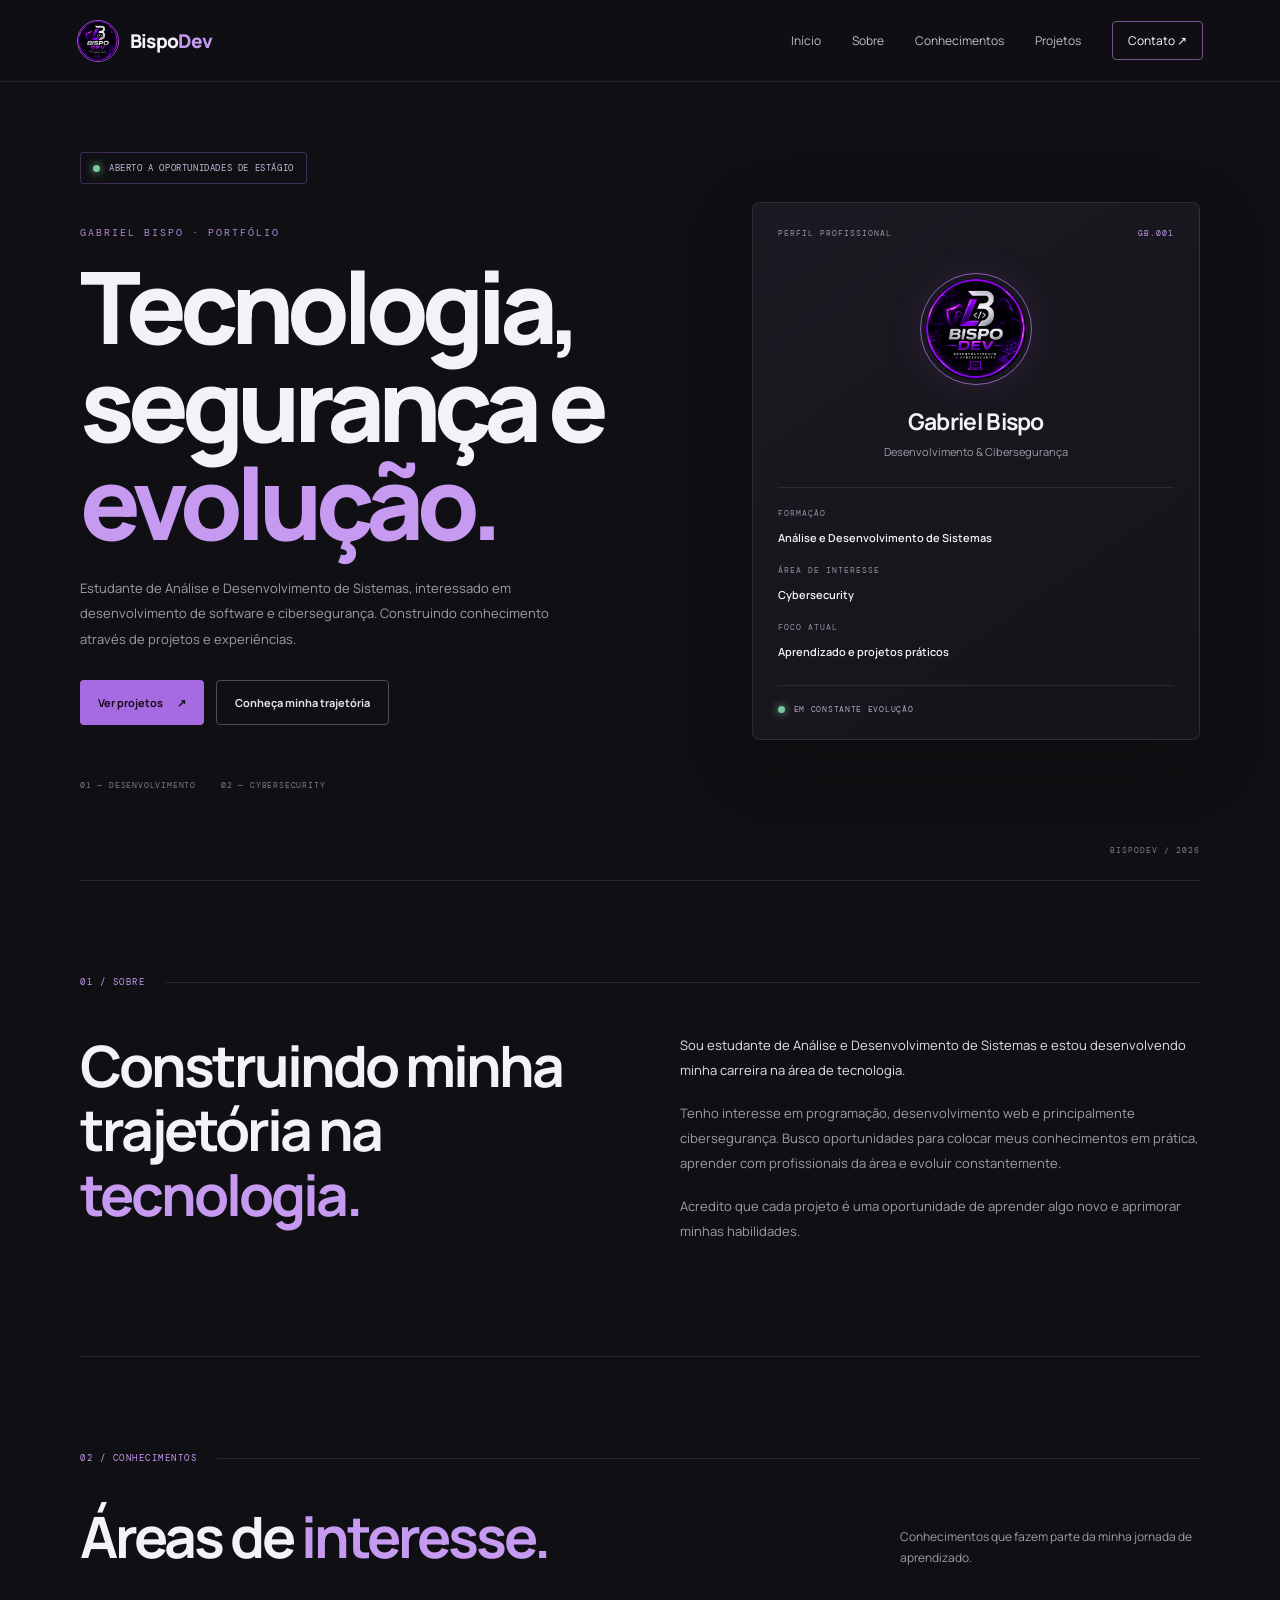
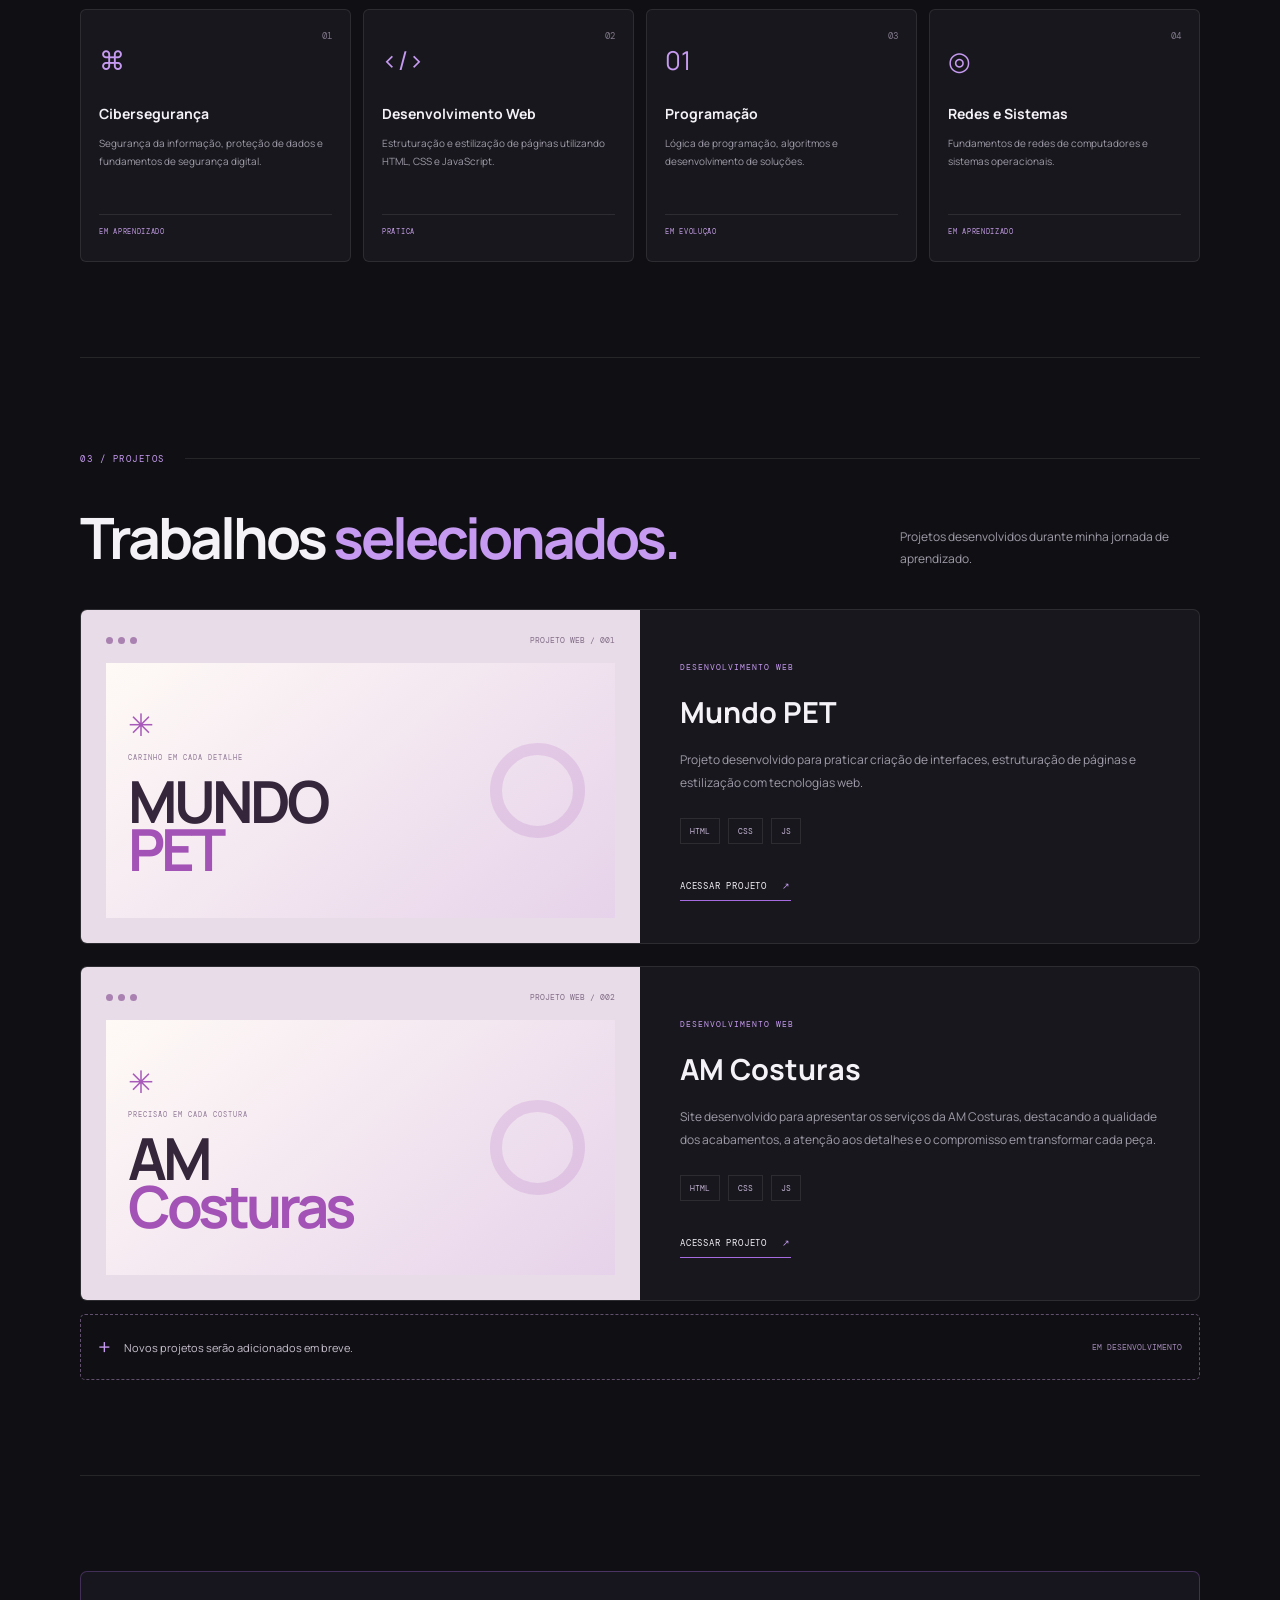
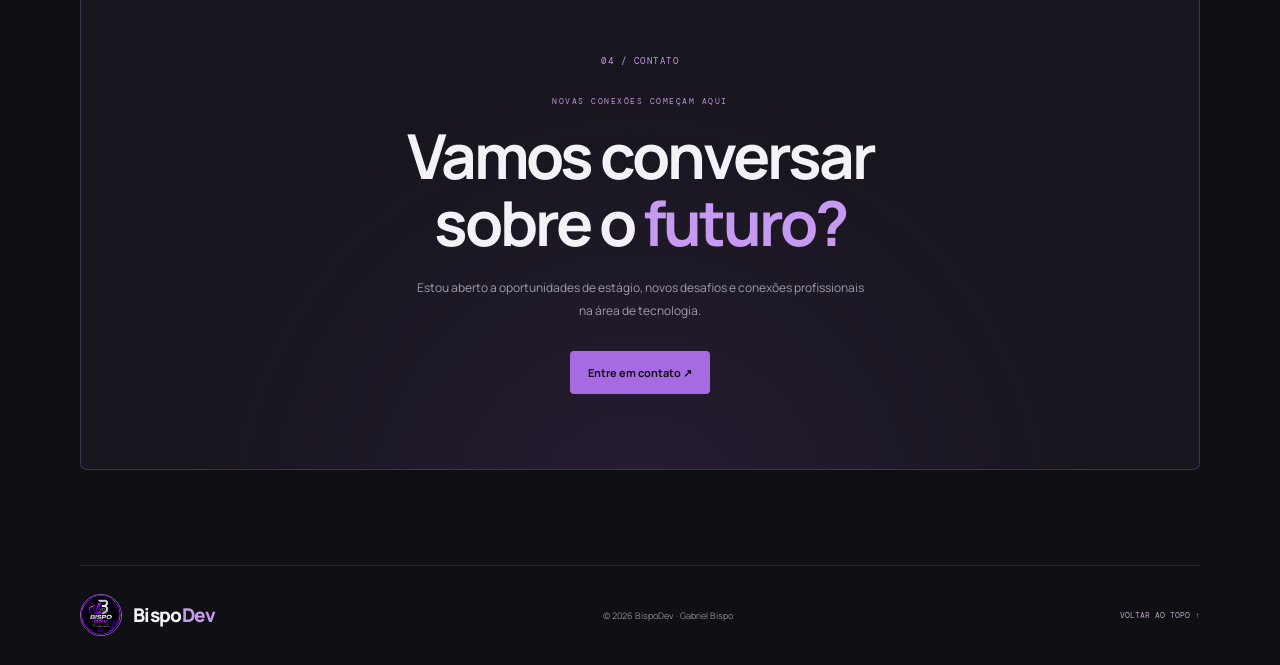
<file: index.html>
<!DOCTYPE html>
<html lang="pt-BR">
<head>
  <meta charset="UTF-8">
  <meta name="viewport" content="width=device-width, initial-scale=1.0">
  <meta name="theme-color" content="#101014">

  <title>Gabriel Bispo | BispoDev</title>
  <meta name="description" content="Portfólio de Gabriel Bispo — Desenvolvimento Web e Cibersegurança.">

  <link rel="icon" href="assets/logo-bispodev.jpg">

  <link rel="preconnect" href="https://fonts.googleapis.com">
  <link rel="preconnect" href="https://fonts.gstatic.com" crossorigin>
  <link href="https://fonts.googleapis.com/css2?family=DM+Mono:wght@400;500&family=Manrope:wght@400;500;600;700;800&display=swap" rel="stylesheet">

  <link rel="stylesheet" href="style.css">
</head>

<body>

<header class="header">
  <a href="#inicio" class="brand">
    <img src="assets/logo-bispodev.jpg" alt="BispoDev">
    <span>Bispo<span>Dev</span></span>
  </a>

  <button class="menu-toggle" aria-label="Abrir menu" aria-expanded="false">
    <span></span><span></span>
  </button>

  <nav class="nav">
    <a href="#inicio">Início</a>
    <a href="#sobre">Sobre</a>
    <a href="#conhecimentos">Conhecimentos</a>
    <a href="#projetos">Projetos</a>
    <a href="#contato" class="nav-cta">Contato ↗</a>
  </nav>
</header>

<main>

  <!-- APRESENTAÇÃO -->
  <section class="hero container" id="inicio">

    <div class="hero-main">
      <div class="availability">
        <span></span>
        ABERTO A OPORTUNIDADES DE ESTÁGIO
      </div>

      <p class="overline">GABRIEL BISPO · PORTFÓLIO</p>

      <h1>
        Tecnologia,<br>
        segurança e<br>
        <span>evolução.</span>
      </h1>

      <p class="hero-description">
        Estudante de Análise e Desenvolvimento de Sistemas,
        interessado em desenvolvimento de software e cibersegurança.
        Construindo conhecimento através de projetos e experiências.
      </p>

      <div class="hero-actions">
        <a href="#projetos" class="button button-primary">
          Ver projetos <span>↗</span>
        </a>
        <a href="#sobre" class="button button-outline">
          Conheça minha trajetória
        </a>
      </div>

      <div class="hero-bottom">
        <span>01 — DESENVOLVIMENTO</span>
        <span>02 — CYBERSECURITY</span>
      </div>
    </div>

    <aside class="profile-panel">
      <div class="profile-top">
        <span>PERFIL PROFISSIONAL</span>
        <span class="profile-number">GB.001</span>
      </div>

      <div class="profile-logo">
        <img src="assets/logo-bispodev.jpg" alt="Logo BispoDev">
      </div>

      <h2>Gabriel Bispo</h2>
      <p class="profile-role">Desenvolvimento & Cibersegurança</p>

      <div class="profile-divider"></div>

      <div class="profile-detail">
        <span>FORMAÇÃO</span>
        <strong>Análise e Desenvolvimento de Sistemas</strong>
      </div>

      <div class="profile-detail">
        <span>ÁREA DE INTERESSE</span>
        <strong>Cybersecurity</strong>
      </div>

      <div class="profile-detail">
        <span>FOCO ATUAL</span>
        <strong>Aprendizado e projetos práticos</strong>
      </div>

      <div class="profile-footer">
        <span class="online-dot"></span>
        EM CONSTANTE EVOLUÇÃO
      </div>
    </aside>

    <div class="hero-index">BISPODEV / 2026</div>
  </section>

  <!-- SOBRE -->
  <section class="section container" id="sobre">

    <div class="section-heading">
      <span class="section-index">01 / SOBRE</span>
      <span class="section-line"></span>
    </div>

    <div class="about-grid">
      <h2>
        Construindo minha<br>
        trajetória na <span>tecnologia.</span>
      </h2>

      <div class="about-text">
        <p>
          Sou estudante de Análise e Desenvolvimento de Sistemas
          e estou desenvolvendo minha carreira na área de tecnologia.
        </p>

        <p>
          Tenho interesse em programação, desenvolvimento web e
          principalmente cibersegurança. Busco oportunidades para
          colocar meus conhecimentos em prática, aprender com
          profissionais da área e evoluir constantemente.
        </p>

        <p>
          Acredito que cada projeto é uma oportunidade de aprender
          algo novo e aprimorar minhas habilidades.
        </p>
      </div>
    </div>

  </section>

  <!-- CONHECIMENTOS -->
  <section class="section container" id="conhecimentos">

    <div class="section-heading">
      <span class="section-index">02 / CONHECIMENTOS</span>
      <span class="section-line"></span>
    </div>

    <div class="section-title-row">
      <h2>Áreas de <span>interesse.</span></h2>
      <p>Conhecimentos que fazem parte da minha jornada de aprendizado.</p>
    </div>

    <div class="knowledge-grid">

      <article class="knowledge-card">
        <span class="knowledge-number">01</span>
        <div class="knowledge-icon">⌘</div>
        <h3>Cibersegurança</h3>
        <p>
          Segurança da informação, proteção de dados e fundamentos
          de segurança digital.
        </p>
        <span class="knowledge-status">EM APRENDIZADO</span>
      </article>

      <article class="knowledge-card">
        <span class="knowledge-number">02</span>
        <div class="knowledge-icon">&lt;/&gt;</div>
        <h3>Desenvolvimento Web</h3>
        <p>
          Estruturação e estilização de páginas utilizando HTML,
          CSS e JavaScript.
        </p>
        <span class="knowledge-status">PRÁTICA</span>
      </article>

      <article class="knowledge-card">
        <span class="knowledge-number">03</span>
        <div class="knowledge-icon">01</div>
        <h3>Programação</h3>
        <p>
          Lógica de programação, algoritmos e desenvolvimento
          de soluções.
        </p>
        <span class="knowledge-status">EM EVOLUÇÃO</span>
      </article>

      <article class="knowledge-card">
        <span class="knowledge-number">04</span>
        <div class="knowledge-icon">◎</div>
        <h3>Redes e Sistemas</h3>
        <p>
          Fundamentos de redes de computadores e sistemas operacionais.
        </p>
        <span class="knowledge-status">EM APRENDIZADO</span>
      </article>

    </div>

  </section>

  <!-- PROJETOS -->
  <section class="section container" id="projetos">

    <div class="section-heading">
      <span class="section-index">03 / PROJETOS</span>
      <span class="section-line"></span>
    </div>

    <div class="section-title-row">
      <h2>Trabalhos <span>selecionados.</span></h2>
      <p>Projetos desenvolvidos durante minha jornada de aprendizado.</p>
    </div>

    <article class="project">

      <div class="project-preview">
        <div class="preview-top">
          <div class="preview-dots"><i></i><i></i><i></i></div>
          <span>PROJETO WEB / 001</span>
        </div>

        <div class="preview-content">
          <span class="preview-symbol">✳</span>
          <span class="preview-small">CARINHO EM CADA DETALHE</span>
          <h3>MUNDO<br><span>PET</span></h3>
          <div class="preview-decoration"></div>
        </div>
      </div>

      <div class="project-content">
        <span class="project-category">DESENVOLVIMENTO WEB</span>
        <h3>Mundo PET</h3>

        <p>
          Projeto desenvolvido para praticar criação de interfaces,
          estruturação de páginas e estilização com tecnologias web.
        </p>

        <div class="project-tags">
          <span>HTML</span>
          <span>CSS</span>
          <span>JS</span>
        </div>

        <a
          href="https://design-gabrielbispo.github.io/Mundo-PET/"
          target="_blank"
          rel="noopener noreferrer"
          class="project-link"
        >
          ACESSAR PROJETO <span>↗</span>
        </a>
      </div>

    </article>

    <br>

    <!--TESTE-->

    <article class="project">

      <div class="project-preview">
        <div class="preview-top">
          <div class="preview-dots"><i></i><i></i><i></i></div>
          <span>PROJETO WEB / 002</span>
        </div>

        <div class="preview-content">
          <span class="preview-symbol">✳</span>
          <span class="preview-small">PRECISÃO EM CADA COSTURA</span>
          <h3>AM<br><span>Costuras</span></h3>
          <div class="preview-decoration"></div>
        </div>
      </div>

      <div class="project-content">
        <span class="project-category">DESENVOLVIMENTO WEB</span>
        <h3>AM Costuras</h3>

        <p>
          Site desenvolvido para apresentar os serviços da AM Costuras, destacando a qualidade dos acabamentos, a atenção aos detalhes e o compromisso em transformar cada peça.
        </p>

        <div class="project-tags">
          <span>HTML</span>
          <span>CSS</span>
          <span>JS</span>
        </div>

        <a
          href="https://design-gabrielbispo.github.io/AM-Costuras/"
          target="_blank"
          rel="noopener noreferrer"
          class="project-link"
        >
          ACESSAR PROJETO <span>↗</span>
        </a>
      </div>

    </article>

    <div class="next-project">
      <span>+</span>
      <p>Novos projetos serão adicionados em breve.</p>
      <small>EM DESENVOLVIMENTO</small>
    </div>

  </section>

  

  <!-- CONTATO -->
  <section class="section container" id="contato">

    <div class="contact-section">
      <span class="section-index">04 / CONTATO</span>

      <p class="contact-overline">NOVAS CONEXÕES COMEÇAM AQUI</p>

      <h2>
        Vamos conversar<br>
        sobre o <span>futuro?</span>
      </h2>

      <p class="contact-description">
        Estou aberto a oportunidades de estágio, novos desafios
        e conexões profissionais na área de tecnologia.
      </p>

      <a href="contato.html" class="button button-primary">
        Entre em contato ↗
      </a>
    </div>

  </section>

</main>

<footer class="footer container">

  <a href="#inicio" class="brand">
    <img src="assets/logo-bispodev.jpg" alt="Logo BispoDev">
    <span>Bispo<span>Dev</span></span>
  </a>

  <p>© <span id="year"></span> BispoDev · Gabriel Bispo</p>

  <a href="#inicio" class="footer-top">VOLTAR AO TOPO ↑</a>

</footer>

<script src="script.js"></script>

</body>
</html>
</file>
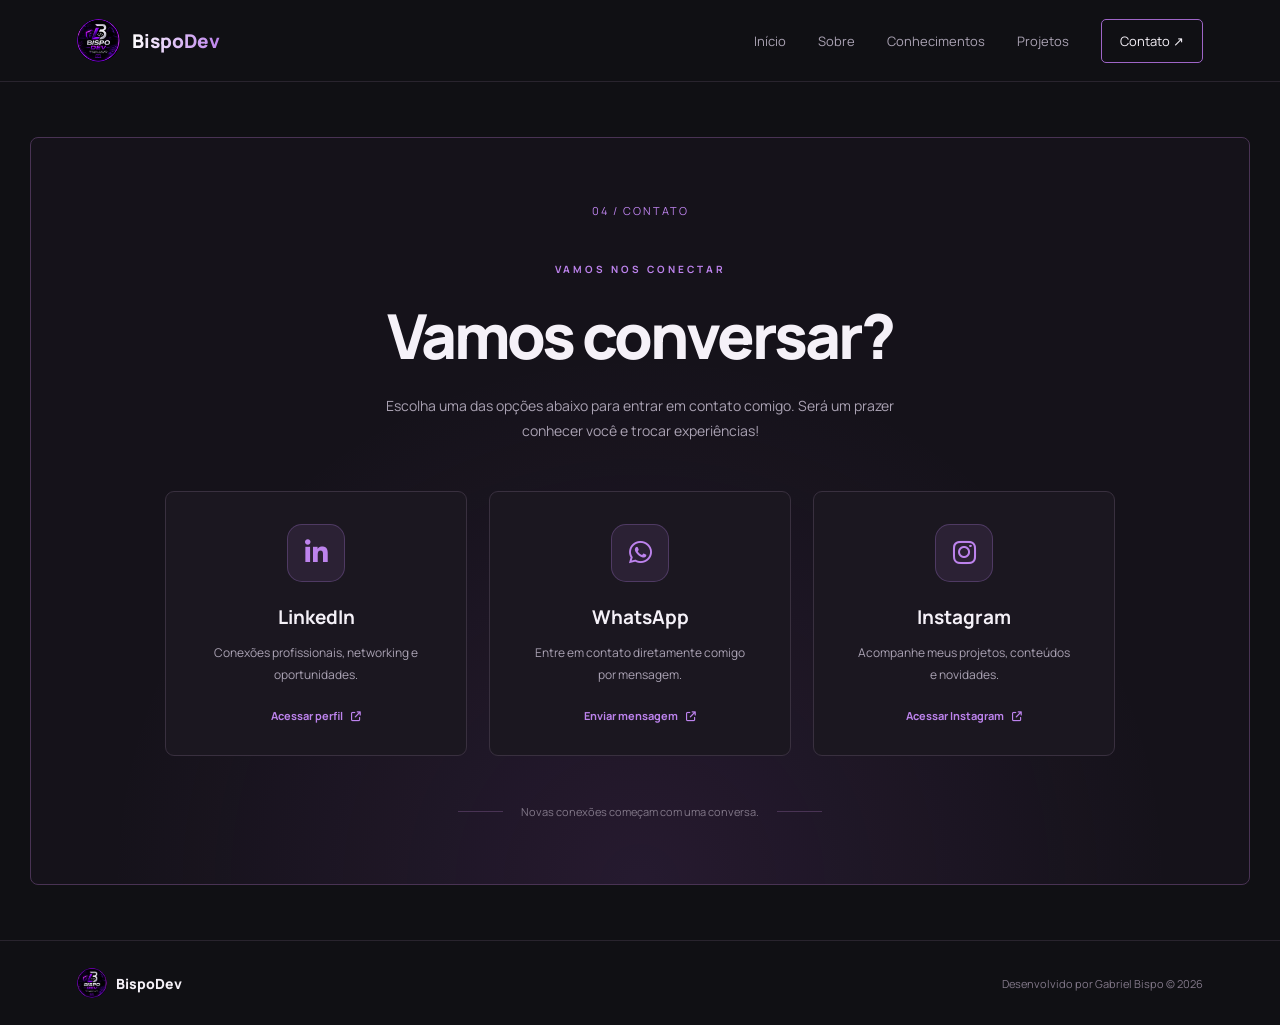
<file: contato.html>
<!DOCTYPE html>
<html lang="pt-BR">

<head>
    <meta charset="UTF-8">
    <meta name="viewport" content="width=device-width, initial-scale=1.0">

    <title>Contato | BispoDev</title>

    <!-- Conexão com o CSS -->
    <link rel="stylesheet" href="contato.css">

    <!-- Ícones -->
    <link rel="stylesheet"
        href="https://cdnjs.cloudflare.com/ajax/libs/font-awesome/6.5.2/css/all.min.css">

    <!-- Fonte -->
    <link rel="preconnect" href="https://fonts.googleapis.com">
    <link rel="preconnect" href="https://fonts.gstatic.com" crossorigin>
    <link href="https://fonts.googleapis.com/css2?family=Manrope:wght@400;500;600;700;800&display=swap"
        rel="stylesheet">
</head>

<body>

    <!-- CABEÇALHO -->
    <header class="header">

        <a href="index.html" class="logo">
            <img src="assets/logo-bispodev.jpg" alt="Logo BispoDev">
            <span>BispoDev</span>
        </a>

        <nav class="navigation">
            <a href="index.html">Início</a>
            <a href="index.html#sobre">Sobre</a>
            <a href="index.html#conhecimentos">Conhecimentos</a>
            <a href="index.html#projetos">Projetos</a>
            <a href="contato.html" class="active">Contato ↗</a>
        </nav>

    </header>

    <!-- PÁGINA DE CONTATO -->
    <main class="contact-container">

        <section class="contact-section">

            <span class="section-number">04 / CONTATO</span>

            <span class="contact-label">
                VAMOS NOS CONECTAR
            </span>

            <h1>
                Vamos conversar?
            </h1>

            <p class="contact-description">
                Escolha uma das opções abaixo para entrar em contato comigo.
                Será um prazer conhecer você e trocar experiências!
            </p>

            <!-- OPÇÕES DE CONTATO -->
            <div class="contact-options">

                <!-- LINKEDIN -->
                <a href="https://www.linkedin.com/in/gabriel-oliveira-57b59937a?utm_source=share_via&utm_content=profile&utm_medium=member_ios"
                    target="_blank"
                    rel="noopener noreferrer"
                    class="contact-card">

                    <div class="contact-icon">
                        <i class="fa-brands fa-linkedin-in"></i>
                    </div>

                    <h2>LinkedIn</h2>

                    <p>
                        Conexões profissionais, networking
                        e oportunidades.
                    </p>

                    <span class="card-link">
                        Acessar perfil <i class="fa-solid fa-arrow-up-right-from-square"></i>
                    </span>

                </a>

                <!-- WHATSAPP -->
                <a href="https://wa.me/5511974872110"
                    target="_blank"
                    rel="noopener noreferrer"
                    class="contact-card">

                    <div class="contact-icon">
                        <i class="fa-brands fa-whatsapp"></i>
                    </div>

                    <h2>WhatsApp</h2>

                    <p>
                        Entre em contato diretamente
                        comigo por mensagem.
                    </p>

                    <span class="card-link">
                        Enviar mensagem <i class="fa-solid fa-arrow-up-right-from-square"></i>
                    </span>

                </a>

                <!-- INSTAGRAM -->
                <a href="https://www.instagram.com/bispo.dev_?dlrf=YzdwNnl3aXU4OGFv&utm_source=qr"
                    target="_blank"
                    rel="noopener noreferrer"
                    class="contact-card">

                    <div class="contact-icon">
                        <i class="fa-brands fa-instagram"></i>
                    </div>

                    <h2>Instagram</h2>

                    <p>
                        Acompanhe meus projetos,
                        conteúdos e novidades.
                    </p>

                    <span class="card-link">
                        Acessar Instagram <i class="fa-solid fa-arrow-up-right-from-square"></i>
                    </span>

                </a>

            </div>

            <div class="contact-footer">
                <span class="footer-line"></span>
                <p>Novas conexões começam com uma conversa.</p>
                <span class="footer-line"></span>
            </div>

        </section>

    </main>

    <!-- RODAPÉ -->
    <footer class="footer">

        <div class="footer-logo">
            <img src="assets/logo-bispodev.jpg" alt="BispoDev">
            <span>BispoDev</span>
        </div>

        <p>
            Desenvolvido por Gabriel Bispo ©
            <span id="year"></span>
        </p>

    </footer>

    <script>
        document.getElementById("year").textContent =
            new Date().getFullYear();
    </script>

</body>
</html>
</file>
<file: style.css>
:root {
  --bg: #101014;
  --surface: #17171d;
  --surface-light: #1d1b24;
  --purple: #a66be0;
  --purple-light: #c69af0;
  --white: #f4f1f7;
  --muted: #a19ca9;
  --border: rgba(255,255,255,.09);
  --font: "Manrope", sans-serif;
  --mono: "DM Mono", monospace;
}

* {
  margin: 0;
  padding: 0;
  box-sizing: border-box;
}

html {
  scroll-behavior: smooth;
  scroll-padding-top: 95px;
}

body {
  background: var(--bg);
  color: var(--white);
  font-family: var(--font);
  overflow-x: hidden;
}

a {
  text-decoration: none;
  color: inherit;
}

.container {
  width: min(1120px, 88%);
  margin-inline: auto;
}

.purple,
.brand > span > span {
  color: var(--purple-light);
}

/* HEADER */

.header {
  height: 82px;
  padding: 0 6%;
  display: flex;
  align-items: center;
  justify-content: space-between;
  position: sticky;
  top: 0;
  z-index: 100;
  background: rgba(16,16,20,.92);
  backdrop-filter: blur(16px);
  border-bottom: 1px solid var(--border);
}

.brand {
  display: flex;
  align-items: center;
  gap: 11px;
  font-size: 19px;
  font-weight: 800;
  letter-spacing: -.7px;
}

.brand img {
  width: 42px;
  height: 42px;
  object-fit: cover;
  border-radius: 50%;
  border: 1px solid #8c5bb7;
}

.nav {
  display: flex;
  align-items: center;
  gap: 31px;
  font-size: 12px;
  color: #c4bfca;
}

.nav a {
  transition: color .2s;
}

.nav a:hover {
  color: var(--purple-light);
}

.nav-cta {
  border: 1px solid #73548d;
  padding: 10px 15px;
  border-radius: 4px;
  color: white;
}

.menu-toggle {
  display: none;
  background: none;
  border: 0;
  cursor: pointer;
}

.menu-toggle span {
  display: block;
  width: 24px;
  height: 2px;
  margin: 6px;
  background: white;
}

/* HERO */

.hero {
  min-height: 670px;
  display: grid;
  grid-template-columns: 1.15fr .85fr;
  align-items: center;
  gap: 65px;
  position: relative;
  padding-top: 70px;
  padding-bottom: 90px;
}

.hero-main {
  max-width: 620px;
}

.availability {
  display: inline-flex;
  align-items: center;
  gap: 9px;
  padding: 9px 12px;
  border: 1px solid rgba(166,107,224,.3);
  border-radius: 3px;
  color: #c9b7d9;
  font: 9px var(--mono);
  letter-spacing: .6px;
}

.availability span,
.online-dot {
  width: 7px;
  height: 7px;
  border-radius: 50%;
  background: #78c99b;
  box-shadow: 0 0 8px #78c99b;
}

.overline {
  color: #ae89d0;
  font: 10px var(--mono);
  letter-spacing: 2px;
  margin-top: 42px;
}

.hero h1 {
  font-size: clamp(66px, 8vw, 100px);
  line-height: .98;
  letter-spacing: -7px;
  font-weight: 800;
  margin: 18px 0 25px;
}

.hero h1 span,
.about-grid h2 span,
.section-title-row h2 span,
.contact-section h2 span {
  color: var(--purple-light);
}

.hero-description {
  max-width: 490px;
  color: var(--muted);
  font-size: 13px;
  line-height: 1.95;
  margin: 21px 0 28px;
}

.hero-actions {
  display: flex;
  gap: 12px;
  flex-wrap: wrap;
}

.button {
  display: inline-flex;
  justify-content: center;
  align-items: center;
  gap: 14px;
  padding: 14px 18px;
  border-radius: 4px;
  font-size: 11px;
  font-weight: 700;
  transition: .25s;
}

.button-primary {
  background: var(--purple);
  color: #120d18;
}

.button-primary:hover {
  background: #c293ed;
  transform: translateY(-2px);
}

.button-outline {
  border: 1px solid #514957;
  color: #e8e2ec;
}

.button-outline:hover {
  border-color: var(--purple);
}

.hero-bottom {
  display: flex;
  gap: 25px;
  flex-wrap: wrap;
  margin-top: 55px;
  color: #817a88;
  font: 8px var(--mono);
  letter-spacing: .8px;
}

.hero-index {
  position: absolute;
  bottom: 25px;
  right: 0;
  color: #817a88;
  font: 8px var(--mono);
  letter-spacing: 1px;
}

/* PAINEL DE PERFIL */

.profile-panel {
  background: linear-gradient(145deg, #1b1921, #15141a);
  border: 1px solid rgba(255,255,255,.1);
  border-radius: 8px;
  padding: 25px;
  box-shadow: 0 20px 70px rgba(0,0,0,.2);
}

.profile-top {
  display: flex;
  justify-content: space-between;
  font: 8px var(--mono);
  color: #9b94a2;
  letter-spacing: 1px;
}

.profile-number {
  color: var(--purple-light);
}

.profile-logo {
  width: 112px;
  height: 112px;
  margin: 35px auto 20px;
  border-radius: 50%;
  border: 1px solid #8d61b5;
  padding: 5px;
  box-shadow: 0 0 35px rgba(166,107,224,.12);
}

.profile-logo img {
  width: 100%;
  height: 100%;
  object-fit: cover;
  border-radius: 50%;
}

.profile-panel h2 {
  text-align: center;
  font-size: 23px;
  letter-spacing: -.7px;
}

.profile-role {
  text-align: center;
  font-size: 11px;
  color: var(--muted);
  margin-top: 7px;
}

.profile-divider {
  height: 1px;
  background: var(--border);
  margin: 28px 0 20px;
}

.profile-detail {
  margin: 18px 0;
}

.profile-detail span {
  display: block;
  font: 8px var(--mono);
  color: #998fa3;
  letter-spacing: 1px;
  margin-bottom: 7px;
}

.profile-detail strong {
  font-size: 11px;
  font-weight: 600;
}

.profile-footer {
  display: flex;
  align-items: center;
  gap: 9px;
  border-top: 1px solid var(--border);
  padding-top: 18px;
  margin-top: 24px;
  font: 8px var(--mono);
  color: #b4a9be;
  letter-spacing: .7px;
}

/* SEÇÕES */

.section {
  padding: 95px 0;
  border-top: 1px solid var(--border);
}

.section-heading {
  display: flex;
  align-items: center;
  gap: 20px;
}

.section-index {
  color: var(--purple-light);
  font: 9px var(--mono);
  letter-spacing: 1.5px;
  white-space: nowrap;
}

.section-line {
  height: 1px;
  background: var(--border);
  flex: 1;
}

.about-grid {
  display: grid;
  grid-template-columns: 1fr 1fr;
  gap: 80px;
  margin-top: 45px;
}

.about-grid h2,
.section-title-row h2 {
  font-size: clamp(36px, 5vw, 57px);
  line-height: 1.13;
  letter-spacing: -3px;
}

.about-text {
  color: var(--muted);
  font-size: 13px;
  line-height: 1.95;
}

.about-text p {
  margin-bottom: 17px;
}

.about-text p:first-child {
  color: #e5dfe9;
}

.section-title-row {
  display: flex;
  justify-content: space-between;
  align-items: end;
  gap: 35px;
  margin: 40px 0;
}

.section-title-row p {
  max-width: 300px;
  color: var(--muted);
  font-size: 12px;
  line-height: 1.8;
}

/* CONHECIMENTOS */

.knowledge-grid {
  display: grid;
  grid-template-columns: repeat(4, 1fr);
  gap: 12px;
}

.knowledge-card {
  position: relative;
  padding: 22px 18px;
  min-height: 245px;
  background: var(--surface);
  border: 1px solid var(--border);
  border-radius: 6px;
  transition: .25s;
}

.knowledge-card:hover {
  background: #1e1926;
  border-color: #8d65ac;
  transform: translateY(-4px);
}

.knowledge-number {
  position: absolute;
  top: 20px;
  right: 18px;
  color: #81788a;
  font: 9px var(--mono);
}

.knowledge-icon {
  font-size: 26px;
  color: var(--purple-light);
  margin: 10px 0 26px;
}

.knowledge-card h3 {
  font-size: 14px;
  margin-bottom: 11px;
}

.knowledge-card p {
  min-height: 65px;
  color: var(--muted);
  font-size: 10px;
  line-height: 1.8;
}

.knowledge-status {
  display: inline-block;
  padding-top: 12px;
  border-top: 1px solid var(--border);
  width: 100%;
  margin-top: 15px;
  color: #c19be1;
  font: 7px var(--mono);
  letter-spacing: .7px;
}

/* PROJETOS */

.project {
  display: grid;
  grid-template-columns: 1fr 1fr;
  background: var(--surface);
  border: 1px solid var(--border);
  border-radius: 7px;
  overflow: hidden;
}

.project-preview {
  min-height: 330px;
  padding: 25px;
  background: #e9dce9;
  color: #35263b;
}

.preview-top {
  display: flex;
  align-items: center;
  justify-content: space-between;
  font: 8px var(--mono);
  color: #826e87;
}

.preview-dots {
  display: flex;
  gap: 5px;
}

.preview-dots i {
  width: 7px;
  height: 7px;
  border-radius: 50%;
  background: #a982b1;
}

.preview-content {
  height: 255px;
  padding: 40px 22px;
  position: relative;
  background: linear-gradient(140deg, #fffaf6, #e6d2ea);
  margin-top: 18px;
}

.preview-symbol {
  color: #a75ab9;
  font-size: 31px;
}

.preview-small {
  display: block;
  color: #927a98;
  font: 7px var(--mono);
  letter-spacing: 1px;
  margin-top: 8px;
}

.preview-content h3 {
  font-size: 58px;
  line-height: .82;
  letter-spacing: -4px;
  margin-top: 15px;
}

.preview-content h3 span {
  color: #a353b6;
}

.preview-decoration {
  position: absolute;
  width: 95px;
  height: 95px;
  border: 12px solid rgba(165,83,182,.17);
  border-radius: 50%;
  right: 30px;
  top: 80px;
}

.project-content {
  align-self: center;
  padding: 40px;
}

.project-category {
  color: var(--purple-light);
  font: 8px var(--mono);
  letter-spacing: 1px;
}

.project-content h3 {
  font-size: 29px;
  margin: 17px 0;
}

.project-content p {
  color: var(--muted);
  font-size: 12px;
  line-height: 1.9;
}

.project-tags {
  display: flex;
  flex-wrap: wrap;
  gap: 8px;
  margin: 23px 0 28px;
}

.project-tags span {
  padding: 7px 9px;
  border: 1px solid var(--border);
  color: #c5b4d4;
  font: 8px var(--mono);
}

.project-link {
  display: inline-block;
  border-bottom: 1px solid var(--purple);
  padding-bottom: 8px;
  font: 9px var(--mono);
  letter-spacing: .8px;
}

.project-link span {
  color: var(--purple-light);
  margin-left: 9px;
}

.next-project {
  display: flex;
  align-items: center;
  gap: 13px;
  margin-top: 13px;
  padding: 17px;
  border: 1px dashed #61506d;
  border-radius: 5px;
}

.next-project > span {
  font-size: 22px;
  color: var(--purple-light);
}

.next-project p {
  color: #c9c1d0;
  font-size: 11px;
}

.next-project small {
  margin-left: auto;
  color: #a48ab9;
  font: 8px var(--mono);
}

/* CONTATO */

.contact-section {
  text-align: center;
  padding: 75px 20px;
  border: 1px solid rgba(166,107,224,.3);
  border-radius: 7px;
  background: radial-gradient(ellipse at 50% 110%, rgba(128,73,167,.15), transparent 60%), #17151d;
}

.contact-overline {
  margin: 27px 0 17px;
  color: #bd91e0;
  font: 8px var(--mono);
  letter-spacing: 1.5px;
}

.contact-section h2 {
  font-size: clamp(39px, 6vw, 62px);
  line-height: 1.08;
  letter-spacing: -3px;
}

.contact-description {
  max-width: 460px;
  margin: 20px auto 28px;
  color: var(--muted);
  font-size: 12px;
  line-height: 1.9;
}

/* RODAPÉ */

.footer {
  min-height: 100px;
  display: flex;
  align-items: center;
  justify-content: space-between;
  gap: 20px;
  border-top: 1px solid var(--border);
}

.footer p {
  color: #8e8795;
  font-size: 9px;
}

.footer-top {
  color: #b5a2c4;
  font: 8px var(--mono);
}

/* RESPONSIVIDADE */

@media (max-width: 900px) {
  .hero {
    grid-template-columns: 1fr;
    gap: 45px;
  }

  .profile-panel {
    max-width: 470px;
  }

  .knowledge-grid {
    grid-template-columns: repeat(2, 1fr);
  }
}

@media (max-width: 600px) {
  .header {
    height: 72px;
  }

  .brand img {
    width: 39px;
    height: 39px;
  }

  .menu-toggle {
    display: block;
  }

  .nav {
    display: none;
    position: absolute;
    top: 71px;
    left: 0;
    right: 0;
    padding: 24px 6%;
    background: #17151d;
    border-bottom: 1px solid var(--border);
    flex-direction: column;
    align-items: flex-start;
    gap: 22px;
  }

  .nav.open {
    display: flex;
  }

  .hero {
    padding-top: 65px;
    padding-bottom: 75px;
    gap: 35px;
  }

  .hero h1 {
    font-size: 65px;
    letter-spacing: -5px;
  }

  .hero-description {
    font-size: 12px;
  }

  .hero-bottom {
    gap: 13px;
    font-size: 7px;
  }

  .section {
    padding: 70px 0;
  }

  .about-grid {
    grid-template-columns: 1fr;
    gap: 25px;
    margin-top: 30px;
  }

  .about-grid h2,
  .section-title-row h2 {
    font-size: 39px;
    letter-spacing: -2px;
  }

  .section-title-row {
    display: block;
    margin: 30px 0;
  }

  .section-title-row p {
    margin-top: 16px;
  }

  .knowledge-grid {
    gap: 9px;
  }

  .knowledge-card {
    padding: 15px 12px;
    min-height: 245px;
  }

  .knowledge-card h3 {
    font-size: 12px;
  }

  .knowledge-card p {
    font-size: 9px;
  }

  .project {
    grid-template-columns: 1fr;
  }

  .project-preview {
    min-height: 285px;
  }

  .project-content {
    padding: 28px 22px;
  }

  .next-project {
    gap: 8px;
    padding: 13px;
  }

  .next-project p {
    font-size: 9px;
  }

  .next-project small {
    font-size: 6px;
  }

  .contact-section {
    padding: 55px 15px;
  }

  .contact-section h2 {
    font-size: 40px;
  }

  .footer {
    padding: 22px 0;
    flex-wrap: wrap;
  }

  .footer p {
    order: 3;
    width: 100%;
  }
}

@media (prefers-reduced-motion: reduce) {
  html {
    scroll-behavior: auto;
  }
}
</file>
<file: contato.css>
/* CONFIGURAÇÕES GERAIS */

* {
    margin: 0;
    padding: 0;
    box-sizing: border-box;
}

html {
    scroll-behavior: smooth;
}

body {
    background: #101014;
    color: #f5f1f8;
    font-family: 'Manrope', sans-serif;
    min-height: 100vh;
    display: flex;
    flex-direction: column;
}


/* CABEÇALHO */

.header {
    width: 100%;
    min-height: 82px;
    padding: 0 6%;
    display: flex;
    align-items: center;
    justify-content: space-between;
    border-bottom: 1px solid #29242e;
    background: #101014;
}

.logo {
    display: flex;
    align-items: center;
    gap: 12px;
    text-decoration: none;
    color: #f5f1f8;
    font-size: 19px;
    font-weight: 800;
}

.logo img {
    width: 43px;
    height: 43px;
    object-fit: cover;
    border-radius: 50%;
}

.logo span {
    background: linear-gradient(90deg, #ffffff, #bd83ed);
    -webkit-background-clip: text;
    background-clip: text;
    -webkit-text-fill-color: transparent;
}

.navigation {
    display: flex;
    align-items: center;
    gap: 32px;
}

.navigation a {
    color: #aaa2b3;
    text-decoration: none;
    font-size: 13px;
    transition: 0.3s;
}

.navigation a:hover,
.navigation a.active {
    color: #bd83ed;
}

.navigation a:last-child {
    padding: 12px 18px;
    border: 1px solid #9e65c7;
    border-radius: 5px;
    color: #f5f1f8;
}

.navigation a:last-child:hover {
    background: #a66bd2;
    color: #101014;
}


/* ÁREA PRINCIPAL */

.contact-container {
    flex: 1;
    width: 100%;
    max-width: 1320px;
    margin: 0 auto;
    padding: 55px 30px;
    display: flex;
    align-items: center;
}

.contact-section {
    width: 100%;
    padding: 65px 35px;
    text-align: center;
    border: 1px solid #493354;
    border-radius: 8px;

    background:
        radial-gradient(
            circle at 50% 100%,
            rgba(151, 78, 190, 0.13),
            transparent 55%
        ),
        #15121a;
}


/* TÍTULOS */

.section-number {
    display: block;
    color: #bd83ed;
    font-size: 11px;
    letter-spacing: 2px;
    margin-bottom: 38px;
}

.contact-label {
    color: #bd83ed;
    font-size: 10px;
    font-weight: 700;
    letter-spacing: 3px;
}

.contact-section h1 {
    font-size: clamp(38px, 5vw, 62px);
    font-weight: 800;
    letter-spacing: -3px;
    margin: 15px 0;
}

.contact-description {
    max-width: 540px;
    margin: 0 auto 48px;
    color: #aaa2b3;
    font-size: 14px;
    line-height: 1.8;
}


/* CARTÕES DE CONTATO */

.contact-options {
    display: grid;
    grid-template-columns: repeat(3, 1fr);
    gap: 22px;
    max-width: 950px;
    margin: 0 auto;
}

.contact-card {
    min-height: 245px;
    padding: 32px 22px;
    display: flex;
    flex-direction: column;
    align-items: center;
    justify-content: center;

    background: #1b1720;
    border: 1px solid #39303f;
    border-radius: 9px;

    text-decoration: none;
    transition: all 0.35s ease;
}

.contact-card:hover {
    transform: translateY(-9px);
    border-color: #bd83ed;
    background: #241a2c;
    box-shadow: 0 15px 35px rgba(151, 78, 190, 0.12);
}


/* ÍCONES */

.contact-icon {
    width: 58px;
    height: 58px;
    display: flex;
    align-items: center;
    justify-content: center;

    background: rgba(189, 131, 237, 0.10);
    border: 1px solid rgba(189, 131, 237, 0.25);
    border-radius: 15px;

    color: #bd83ed;
    font-size: 26px;
    margin-bottom: 22px;
    transition: 0.3s;
}

.contact-card:hover .contact-icon {
    background: #bd83ed;
    color: #15121a;
    transform: scale(1.08);
}


/* TEXTOS DOS CARTÕES */

.contact-card h2 {
    color: #f5f1f8;
    font-size: 19px;
    font-weight: 700;
    margin-bottom: 12px;
}

.contact-card p {
    color: #aaa2b3;
    font-size: 12px;
    line-height: 1.8;
    max-width: 220px;
    min-height: 44px;
}

.card-link {
    display: inline-flex;
    align-items: center;
    gap: 8px;

    color: #bd83ed;
    font-size: 11px;
    font-weight: 700;
    margin-top: 22px;
}

.card-link i {
    font-size: 10px;
}


/* FRASE INFERIOR */

.contact-footer {
    display: flex;
    align-items: center;
    justify-content: center;
    gap: 18px;
    margin-top: 48px;
}

.contact-footer p {
    color: #827889;
    font-size: 11px;
}

.footer-line {
    width: 45px;
    height: 1px;
    background: #493354;
}


/* RODAPÉ */

.footer {
    min-height: 85px;
    padding: 20px 6%;
    display: flex;
    justify-content: space-between;
    align-items: center;
    border-top: 1px solid #29242e;
}

.footer-logo {
    display: flex;
    align-items: center;
    gap: 9px;
    font-size: 14px;
    font-weight: 800;
}

.footer-logo img {
    width: 30px;
    height: 30px;
    object-fit: cover;
    border-radius: 50%;
}

.footer p {
    color: #827889;
    font-size: 11px;
}


/* RESPONSIVIDADE */

@media (max-width: 850px) {

    .header {
        padding: 18px 5%;
        flex-direction: column;
        gap: 20px;
    }

    .navigation {
        gap: 15px;
        flex-wrap: wrap;
        justify-content: center;
    }

    .navigation a {
        font-size: 11px;
    }

    .contact-options {
        grid-template-columns: 1fr;
        max-width: 420px;
    }

    .contact-card {
        min-height: 220px;
    }

}

@media (max-width: 480px) {

    .contact-container {
        padding: 30px 15px;
    }

    .contact-section {
        padding: 45px 18px;
    }

    .contact-section h1 {
        letter-spacing: -2px;
    }

    .contact-description {
        font-size: 12px;
    }

    .navigation {
        gap: 12px;
    }

    .navigation a {
        font-size: 10px;
    }

    .footer {
        flex-direction: column;
        gap: 15px;
    }

}
</file>
